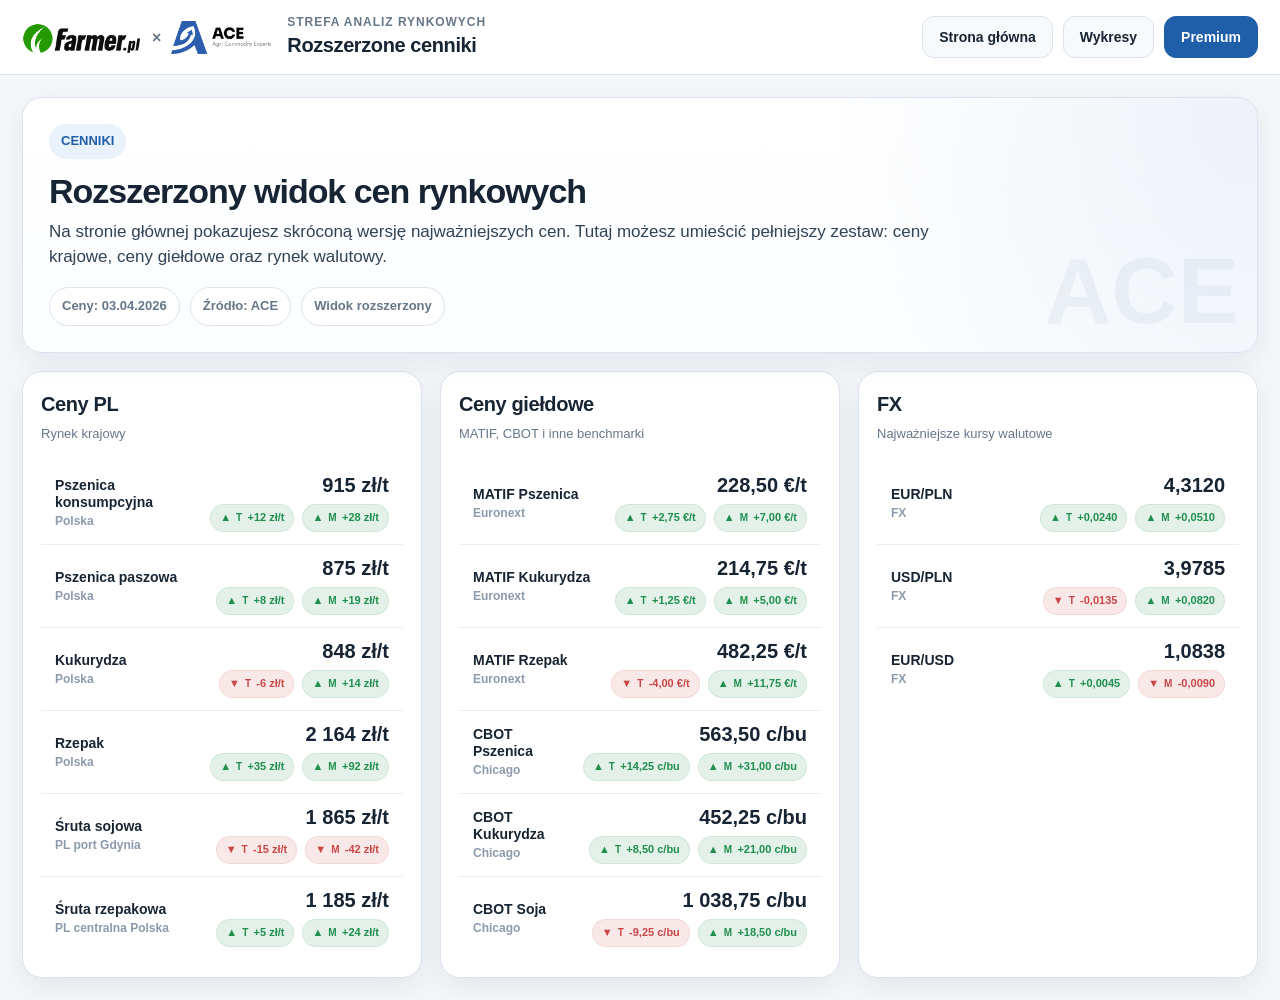
<file: cenniki.html>
<!doctype html>
<html lang="pl">
<head>
  <meta charset="utf-8" />
  <meta name="viewport" content="width=device-width,initial-scale=1" />
  <title>Cenniki | Analizy ACE</title>
  <meta name="description" content="Rozszerzone cenniki rynkowe od ACE dla użytkowników farmer.pl." />
  <link rel="stylesheet" href="assets/css/style.css" />
</head>
<body>

  <header class="topbar">
    <div class="topbar-inner">
      <div class="brand">
        <div class="brand-logos">
          <img src="assets/img/logo-farmer.png" alt="farmer.pl" class="logo farmer-logo">
          <span class="brand-x">×</span>
          <img src="assets/img/logo-ace.png" alt="ACE" class="logo ace-logo">
        </div>
        <div class="brand-copy">
          <div class="eyebrow">Strefa analiz rynkowych</div>
          <div class="title">Rozszerzone cenniki</div>
        </div>
      </div>

      <div class="top-actions">
        <a class="btn btn-soft" href="index.html">Strona główna</a>
        <a class="btn btn-soft" href="wykresy.html">Wykresy</a>
        <a class="btn btn-primary" href="#">Premium</a>
      </div>
    </div>
  </header>

  <main class="wrap">

    <section class="hero hero-full">
      <div class="hero-main">
        <div class="hero-kicker">CENNIKI</div>
        <h1 class="hero-title">Rozszerzony widok cen rynkowych</h1>
        <p class="hero-lead">
          Na stronie głównej pokazujesz skróconą wersję najważniejszych cen. Tutaj możesz umieścić pełniejszy zestaw:
          ceny krajowe, ceny giełdowe oraz rynek walutowy.
        </p>

        <div class="hero-meta">
          <div class="meta-pill" id="cennikiDateTitle">Ceny: --</div>
          <div class="meta-pill">Źródło: ACE</div>
          <div class="meta-pill">Widok rozszerzony</div>
        </div>
      </div>
    </section>

    <section class="three-col-grid">
      <div class="panel">
        <div class="panel-head">
          <div>
            <h2 class="panel-title">Ceny PL</h2>
            <p class="panel-sub">Rynek krajowy</p>
          </div>
        </div>
        <div class="panel-body">
          <div class="quote-table" id="cennikiPoland"></div>
        </div>
      </div>

      <div class="panel">
        <div class="panel-head">
          <div>
            <h2 class="panel-title">Ceny giełdowe</h2>
            <p class="panel-sub">MATIF, CBOT i inne benchmarki</p>
          </div>
        </div>
        <div class="panel-body">
          <div class="quote-table" id="cennikiGlobal"></div>
        </div>
      </div>

      <div class="panel">
        <div class="panel-head">
          <div>
            <h2 class="panel-title">FX</h2>
            <p class="panel-sub">Najważniejsze kursy walutowe</p>
          </div>
        </div>
        <div class="panel-body">
          <div class="quote-table" id="cennikiFx"></div>
        </div>
      </div>
    </section>

  </main>

  <script src="data/cenniki.js"></script>
  <script src="js/cenniki.js"></script>
</body>
</html>
</file>
<file: assets/css/style.css>
:root{
  --bg:#f5f7fa;
  --panel:#ffffff;
  --panel-2:#fbfcfe;
  --line:#dbe3ee;
  --text:#172433;
  --muted:#667789;
  --muted-2:#8b9aad;
  --green:#1f8f4e;
  --red:#c94747;
  --blue:#1f5ea8;
  --blue-2:#eaf2fc;
  --gold:#d89a1d;
  --gold-2:#fff6df;
  --shadow:0 10px 30px rgba(20,40,70,.08);
  --max:1360px;
}

*{box-sizing:border-box}
html,body{margin:0;padding:0}

body{
  font-family:Inter,Arial,Helvetica,sans-serif;
  background:var(--bg);
  color:var(--text);
  line-height:1.45;
}

a{color:inherit;text-decoration:none}
img{max-width:100%;display:block}

/* TOPBAR */
.topbar{
  background:#fff;
  border-bottom:1px solid var(--line);
  position:sticky;
  top:0;
  z-index:20;
}

.topbar-inner{
  max-width:var(--max);
  margin:0 auto;
  padding:14px 22px;
  display:flex;
  align-items:center;
  justify-content:space-between;
  gap:18px;
}

.brand{
  display:flex;
  align-items:center;
  gap:16px;
  min-width:0;
}

.brand-logos{
  display:flex;
  align-items:center;
  gap:10px;
}

.logo{
  height:34px;
  width:auto;
  object-fit:contain;
}

.farmer-logo{max-width:120px}
.ace-logo{max-width:100px}

.brand-x{
  color:var(--muted);
  font-weight:800;
}

.brand-copy .eyebrow{
  font-size:12px;
  color:var(--muted);
  text-transform:uppercase;
  letter-spacing:.08em;
  font-weight:700;
}

.brand-copy .title{
  font-size:20px;
  font-weight:800;
  letter-spacing:-.02em;
}

.top-actions{
  display:flex;
  align-items:center;
  gap:10px;
  flex-wrap:wrap;
}

/* BUTTONS */
.btn{
  display:inline-flex;
  align-items:center;
  justify-content:center;
  gap:8px;
  height:42px;
  padding:0 16px;
  border-radius:12px;
  border:1px solid var(--line);
  background:#fff;
  color:var(--text);
  font-weight:700;
  font-size:14px;
  cursor:pointer;
  transition:all .18s ease;
}

.btn:hover{
  transform:translateY(-1px);
  box-shadow:0 8px 20px rgba(20,40,70,.08);
}

.btn-primary{
  background:var(--blue);
  color:#fff;
  border-color:var(--blue);
}

.btn-primary:hover{
  box-shadow:0 10px 24px rgba(31,94,168,.20);
}

.btn-soft{
  background:#f7fafd;
}

/* MAIN WRAP */
.wrap{
  max-width:var(--max);
  margin:0 auto;
  padding:22px;
}

/* HERO */
.hero{
  display:grid;
  grid-template-columns:1.2fr .8fr;
  gap:18px;
  margin-bottom:18px;
}

.hero-full{
  display:block;
}

.hero-full .hero-main{
  width:100%;
}

.hero-main,
.hero-side,
.panel{
  background:var(--panel);
  border:1px solid var(--line);
  border-radius:20px;
  box-shadow:var(--shadow);
}

.hero-main{
  padding:26px;
  position:relative;
  overflow:hidden;
  background:
    radial-gradient(circle at top right, rgba(31,94,168,.08), transparent 34%),
    linear-gradient(180deg,#fff 0%, #fbfdff 100%);
}

.hero-main::after{
  content:"ACE";
  position:absolute;
  right:18px;
  bottom:-6px;
  font-size:92px;
  font-weight:900;
  color:rgba(23,59,113,.05);
  pointer-events:none;
}

.hero-kicker{
  display:inline-flex;
  align-items:center;
  gap:8px;
  padding:8px 12px;
  border-radius:999px;
  background:var(--blue-2);
  color:var(--blue);
  font-size:13px;
  font-weight:800;
  margin-bottom:14px;
}

.hero-title{
  margin:0 0 10px;
  font-size:34px;
  line-height:1.08;
  letter-spacing:-.03em;
  max-width:920px;
}

.hero-lead{
  margin:0;
  font-size:17px;
  color:#304255;
  max-width:920px;
}

.hero-meta{
  margin-top:18px;
  display:flex;
  flex-wrap:wrap;
  gap:10px;
}

.meta-pill{
  display:inline-flex;
  align-items:center;
  gap:8px;
  padding:9px 12px;
  border:1px solid var(--line);
  border-radius:999px;
  background:#fff;
  font-size:13px;
  color:var(--muted);
  font-weight:700;
}

.hero-side{
  padding:22px;
  display:flex;
  flex-direction:column;
  justify-content:space-between;
  gap:16px;
}

.side-title{
  margin:0;
  font-size:18px;
  font-weight:800;
}

.side-copy{
  margin:0;
  color:var(--muted);
  font-size:14px;
}

.premium-box{
  padding:16px;
  border-radius:16px;
  background:linear-gradient(180deg,#fffaf0 0%, #fff 100%);
  border:1px solid #f1dfb4;
}

.premium-box .label{
  display:inline-block;
  padding:6px 10px;
  border-radius:999px;
  background:var(--gold-2);
  color:#976400;
  font-size:12px;
  font-weight:800;
  margin-bottom:10px;
  text-transform:uppercase;
}

.premium-box h3{
  margin:0 0 8px;
  font-size:19px;
}

.premium-box p{
  margin:0 0 14px;
  color:var(--muted);
  font-size:14px;
}

/* LAYOUT */
.layout{
  display:grid;
  grid-template-columns:340px minmax(0,1fr) 320px;
  gap:18px;
  align-items:start;
}

.three-col-grid{
  display:grid;
  grid-template-columns:repeat(3,1fr);
  gap:18px;
}

.charts-grid{
  display:grid;
  grid-template-columns:repeat(2,1fr);
  gap:18px;
}

/* PANELS */
.panel-head{
  padding:18px 18px 0;
  display:flex;
  align-items:flex-start;
  justify-content:space-between;
  gap:12px;
}

.panel-title{
  margin:0;
  font-size:20px;
  font-weight:800;
  letter-spacing:-.02em;
}

.panel-sub{
  margin:6px 0 0;
  color:var(--muted);
  font-size:13px;
}

.panel-body{
  padding:18px;
}

.section-stack{
  display:grid;
  gap:18px;
}

/* LEFT COLUMN TABLES */
.quote-section{
  border:1px solid var(--line);
  border-radius:16px;
  overflow:hidden;
  background:var(--panel-2);
}

.quote-section + .quote-section{
  margin-top:16px;
}

.quote-section-title{
  padding:12px 14px;
  background:#eff5fb;
  color:#1d4f8d;
  font-size:13px;
  font-weight:800;
  text-transform:uppercase;
  letter-spacing:.04em;
  border-bottom:1px solid var(--line);
}

.quote-table{
  display:block;
}

.quote-row{
  display:grid;
  grid-template-columns:minmax(0,1fr) auto;
  gap:14px;
  padding:12px 14px;
  border-bottom:1px solid #e7eef6;
  align-items:center;
  transition:background .16s ease;
}

.quote-row:hover{
  background:#f8fbff;
}

.quote-row:last-child{
  border-bottom:none;
}

.quote-left{
  min-width:0;
}

.quote-name{
  font-size:14px;
  font-weight:800;
  color:var(--text);
  line-height:1.2;
}

.quote-market{
  font-size:12px;
  color:var(--muted-2);
  font-weight:700;
  margin-top:3px;
  line-height:1.2;
}

.quote-right{
  text-align:right;
  min-width:0;
}

.quote-value{
  font-size:20px;
  font-weight:900;
  color:var(--text);
  line-height:1.1;
}

.quote-changes{
  margin-top:8px;
  display:flex;
  justify-content:flex-end;
  gap:8px;
  flex-wrap:wrap;
}

.quote-changes.badges-two-line{
  display:flex;
  justify-content:flex-end;
  gap:8px;
  flex-wrap:wrap;
  margin-top:8px;
}

/* LEGACY BADGE */
.chg{
  font-size:11px;
  font-weight:800;
  padding:5px 8px;
  border-radius:999px;
  white-space:nowrap;
}

.up{background:rgba(31,143,78,.10);color:var(--green)}
.down{background:rgba(201,71,71,.10);color:var(--red)}
.flat{background:#eef2f7;color:#5f6f80}

/* NEW DELTA BADGES */
.delta-badge{
  min-height:28px;
  display:inline-flex;
  align-items:center;
  justify-content:center;
  gap:5px;
  padding:4px 9px;
  border-radius:999px;
  font-size:11px;
  font-weight:900;
  line-height:1;
  white-space:nowrap;
  border:1px solid transparent;
}

.delta-badge.up{
  background:rgba(31,143,78,.12);
  color:var(--green);
  border-color:rgba(31,143,78,.10);
}

.delta-badge.down{
  background:rgba(201,71,71,.12);
  color:var(--red);
  border-color:rgba(201,71,71,.10);
}

.delta-badge.flat{
  background:#eef2f7;
  color:#5f6f80;
  border-color:#e2e8f0;
}

.delta-arrow{
  font-size:11px;
  transform:translateY(-.5px);
}

.delta-label{
  font-size:10px;
  letter-spacing:.03em;
}

.delta-value{
  font-size:11px;
  font-weight:900;
}

/* ARTICLE */
.article-body{
  padding:20px 22px 22px;
}

.article-leadbox{
  background:#f7fbff;
  border:1px solid #d9e8fa;
  border-radius:16px;
  padding:16px;
  margin-bottom:18px;
}

.article-leadbox h3{
  margin:0 0 8px;
  font-size:16px;
  color:var(--blue);
}

.article-leadbox p{
  margin:0;
  color:#395067;
  font-size:15px;
}

.article p{
  margin:0 0 16px;
  font-size:17px;
  color:#223242;
}

.what-means{
  margin-top:20px;
  padding:16px;
  background:#f9fcf8;
  border:1px solid #dcebd8;
  border-radius:16px;
}

.what-means h3{
  margin:0 0 10px;
  font-size:17px;
  color:#3f6e2d;
}

.what-means p{
  margin:0;
  font-size:15px;
  color:#33483d;
}

.footer-premium{
  margin-top:18px;
  padding:18px;
  border-top:1px solid var(--line);
  background:#fcfdfd;
  display:flex;
  align-items:center;
  justify-content:space-between;
  gap:16px;
  flex-wrap:wrap;
}

.footer-premium h3{
  margin:0 0 6px;
  font-size:20px;
}

.footer-premium p{
  margin:0;
  color:var(--muted);
  font-size:14px;
  max-width:760px;
}

/* CHARTS */
.chart-card{
  border:1px solid var(--line);
  border-radius:16px;
  padding:14px;
  background:var(--panel-2);
}

.chart-title{
  margin:0 0 10px;
  font-size:15px;
  font-weight:800;
}

.chart-open{
  display:block;
  width:100%;
  padding:0;
  border:none;
  background:transparent;
  cursor:pointer;
}

.chart-image{
  width:100%;
  border-radius:12px;
  border:1px solid #e6edf5;
  background:#fff;
  transition:transform .18s ease, box-shadow .18s ease;
}

.chart-open:hover .chart-image{
  transform:scale(1.01);
  box-shadow:0 10px 24px rgba(20,40,70,.12);
}

.chart-card-large .chart-image{
  min-height:260px;
  object-fit:contain;
}

/* VERTICAL SCROLL CHARTS */
.chart-scroll-viewport{
  height:980px;
  overflow:hidden;
  position:relative;
}

.chart-scroll-track{
  display:flex;
  flex-direction:column;
  gap:16px;
  animation:chartsVerticalScroll 28s linear infinite;
  will-change:transform;
}

.chart-scroll-viewport:hover .chart-scroll-track{
  animation-play-state:paused;
}

@keyframes chartsVerticalScroll{
  0%{
    transform:translateY(0);
  }
  100%{
    transform:translateY(-50%);
  }
}

/* LIGHTBOX */
.lightbox{
  position:fixed;
  inset:0;
  display:none;
  z-index:9999;
}

.lightbox.is-open{
  display:block;
}

.lightbox-backdrop{
  position:absolute;
  inset:0;
  background:rgba(7,16,28,.78);
  backdrop-filter:blur(2px);
}

.lightbox-dialog{
  position:relative;
  z-index:2;
  width:min(96vw, 1500px);
  height:min(92vh, 980px);
  margin:2vh auto;
  background:#fff;
  border-radius:18px;
  box-shadow:0 25px 60px rgba(0,0,0,.35);
  display:flex;
  flex-direction:column;
  overflow:hidden;
}

.lightbox-top{
  display:flex;
  align-items:center;
  justify-content:space-between;
  gap:16px;
  padding:14px 18px;
  border-bottom:1px solid var(--line);
  background:#fbfcfe;
}

.lightbox-top h3{
  margin:0;
  font-size:18px;
  font-weight:800;
}

.lightbox-close{
  width:42px;
  height:42px;
  border-radius:12px;
  border:1px solid var(--line);
  background:#fff;
  font-size:28px;
  line-height:1;
  cursor:pointer;
}

.lightbox-body{
  flex:1;
  display:flex;
  align-items:center;
  justify-content:center;
  background:#f6f8fb;
  padding:18px;
}

.lightbox-body img{
  max-width:100%;
  max-height:100%;
  object-fit:contain;
  border-radius:12px;
  background:#fff;
}

/* RESPONSIVE */
@media (max-width:1180px){
  .layout{
    grid-template-columns:320px minmax(0,1fr);
  }

  .right-col{
    grid-column:1 / -1;
  }

  .three-col-grid{
    grid-template-columns:1fr;
  }

  .charts-grid{
    grid-template-columns:1fr;
  }

  .chart-scroll-viewport{
    height:auto;
    overflow:visible;
  }

  .chart-scroll-track{
    animation:none;
  }
}

@media (max-width:940px){
  .hero,
  .layout{
    grid-template-columns:1fr;
  }
}

@media (max-width:640px){
  .wrap{
    padding:14px;
  }

  .topbar-inner{
    padding:12px 14px;
  }

  .hero-title{
    font-size:28px;
  }

  .hero-lead{
    font-size:16px;
  }

  .brand-copy .title{
    font-size:17px;
  }

  .quote-row{
    grid-template-columns:1fr;
  }

  .quote-right{
    text-align:left;
    margin-top:4px;
  }

  .quote-changes{
    justify-content:flex-start;
  }

  .quote-changes.badges-two-line{
    justify-content:flex-start;
  }

  .lightbox-dialog{
    width:96vw;
    height:92vh;
    margin:4vh auto;
  }
}
</file>
